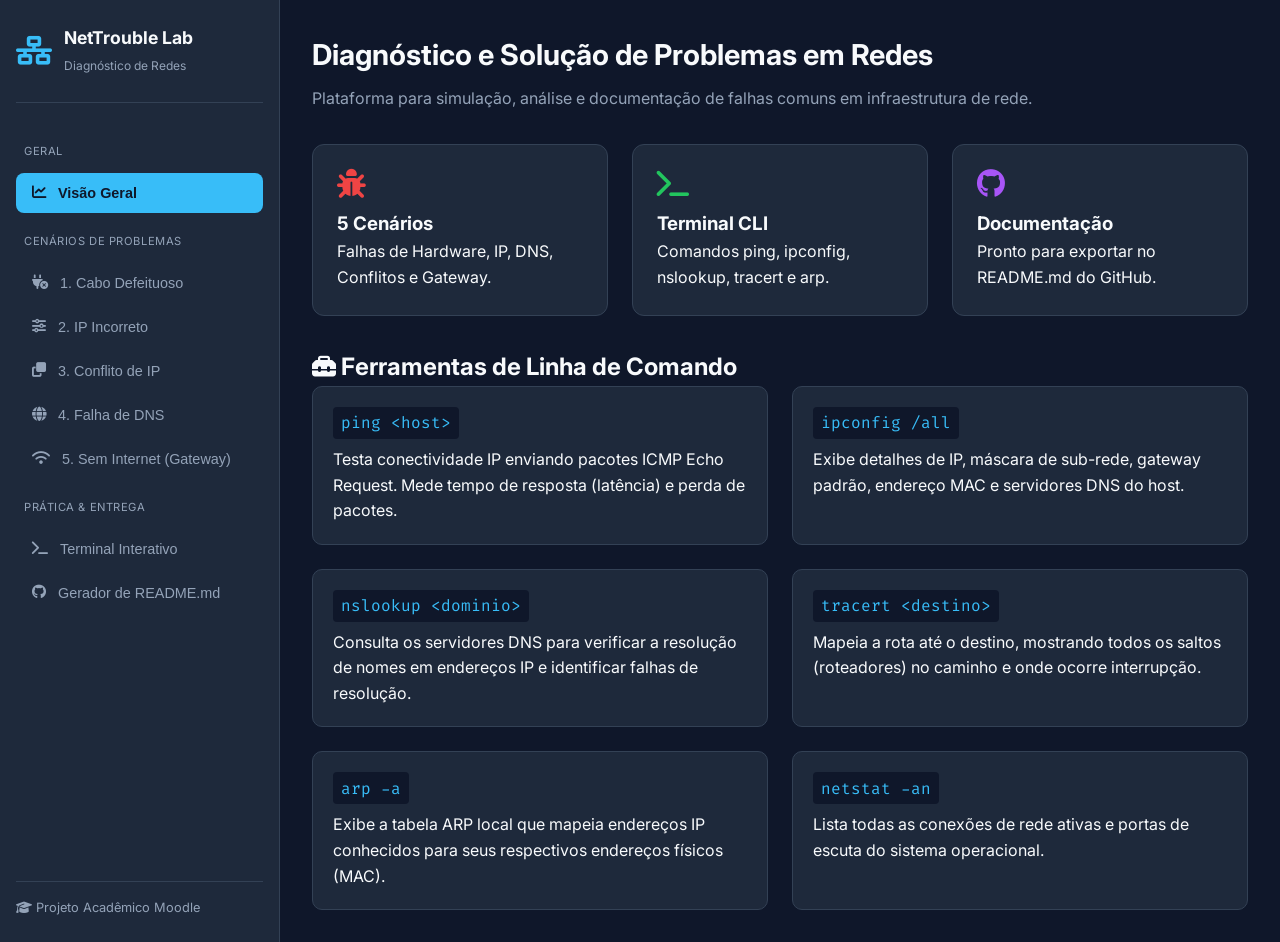
<file: TrabalhoRede/index.html>
<!DOCTYPE html>
<html lang="pt-BR">
<head>
  <meta charset="UTF-8">
  <meta name="viewport" content="width=device-width, initial-scale=1.0">
  <title>Simulador & Guia de Diagnóstico de Redes</title>
  <link rel="stylesheet" href="style.css">
  <link rel="stylesheet" href="https://cdnjs.cloudflare.com/ajax/libs/font-awesome/6.4.0/css/all.min.css">
  <link href="https://fonts.googleapis.com/css2?family=Fira+Code:wght@400;500;600&family=Inter:wght@300;400;500;600;700&display=swap" rel="stylesheet">
</head>
<body>
  <div class="app-container">
    <!-- Sidebar -->
    <aside class="sidebar">
      <div class="brand">
        <i class="fa-solid fa-network-wired"></i>
        <div>
          <h2>NetTrouble Lab</h2>
          <span>Diagnóstico de Redes</span>
        </div>
      </div>

      <nav class="nav-menu">
        <div class="nav-section-label">Geral</div>
        <button class="nav-btn active" data-tab="dashboard">
          <i class="fa-solid fa-chart-line"></i> Visão Geral
        </button>

        <div class="nav-section-label">Cenários de Problemas</div>
        <button class="nav-btn" data-tab="cabo">
          <i class="fa-solid fa-plug-circle-xmark"></i> 1. Cabo Defeituoso
        </button>
        <button class="nav-btn" data-tab="ip-incorreto">
          <i class="fa-solid fa-sliders"></i> 2. IP Incorreto
        </button>
        <button class="nav-btn" data-tab="conflito">
          <i class="fa-solid fa-clone"></i> 3. Conflito de IP
        </button>
        <button class="nav-btn" data-tab="dns">
          <i class="fa-solid fa-globe"></i> 4. Falha de DNS
        </button>
        <button class="nav-btn" data-tab="internet">
          <i class="fa-solid fa-wifi"></i> 5. Sem Internet (Gateway)
        </button>

        <div class="nav-section-label">Prática & Entrega</div>
        <button class="nav-btn" data-tab="terminal">
          <i class="fa-solid fa-terminal"></i> Terminal Interativo
        </button>
        <button class="nav-btn" data-tab="github-docs">
          <i class="fa-brands fa-github"></i> Gerador de README.md
        </button>
      </nav>

      <div class="sidebar-footer">
        <p><i class="fa-solid fa-graduation-cap"></i> Projeto Acadêmico Moodle</p>
      </div>
    </aside>

    <!-- Main Content -->
    <main class="main-content">
      <!-- DASHBOARD TAB -->
      <section id="dashboard" class="tab-content active">
        <header class="page-header">
          <h1>Diagnóstico e Solução de Problemas em Redes</h1>
          <p>Plataforma para simulação, análise e documentação de falhas comuns em infraestrutura de rede.</p>
        </header>

        <div class="stats-grid">
          <div class="stat-card">
            <i class="fa-solid fa-bug stat-icon text-red"></i>
            <h3>5 Cenários</h3>
            <p>Falhas de Hardware, IP, DNS, Conflitos e Gateway.</p>
          </div>
          <div class="stat-card">
            <i class="fa-solid fa-terminal stat-icon text-green"></i>
            <h3>Terminal CLI</h3>
            <p>Comandos ping, ipconfig, nslookup, tracert e arp.</p>
          </div>
          <div class="stat-card">
            <i class="fa-brands fa-github stat-icon text-purple"></i>
            <h3>Documentação</h3>
            <p>Pronto para exportar no README.md do GitHub.</p>
          </div>
        </div>

        <h2 class="section-title"><i class="fa-solid fa-toolbox"></i> Ferramentas de Linha de Comando</h2>
        <div class="tools-grid">
          <div class="tool-card">
            <code>ping &lt;host&gt;</code>
            <p>Testa conectividade IP enviando pacotes ICMP Echo Request. Mede tempo de resposta (latência) e perda de pacotes.</p>
          </div>
          <div class="tool-card">
            <code>ipconfig /all</code>
            <p>Exibe detalhes de IP, máscara de sub-rede, gateway padrão, endereço MAC e servidores DNS do host.</p>
          </div>
          <div class="tool-card">
            <code>nslookup &lt;dominio&gt;</code>
            <p>Consulta os servidores DNS para verificar a resolução de nomes em endereços IP e identificar falhas de resolução.</p>
          </div>
          <div class="tool-card">
            <code>tracert &lt;destino&gt;</code>
            <p>Mapeia a rota até o destino, mostrando todos os saltos (roteadores) no caminho e onde ocorre interrupção.</p>
          </div>
          <div class="tool-card">
            <code>arp -a</code>
            <p>Exibe a tabela ARP local que mapeia endereços IP conhecidos para seus respectivos endereços físicos (MAC).</p>
          </div>
          <div class="tool-card">
            <code>netstat -an</code>
            <p>Lista todas as conexões de rede ativas e portas de escuta do sistema operacional.</p>
          </div>
        </div>
      </section>

      <!-- CABO DEFEITUOSO -->
      <section id="cabo" class="tab-content">
        <header class="page-header">
          <span class="badge badge-red">Camada 1 - Física</span>
          <h1>1. Cabo de Rede Desconectado ou Defeituoso</h1>
        </header>

        <div class="card">
          <h3><i class="fa-solid fa-triangle-exclamation text-yellow"></i> O que está acontecendo?</h3>
          <p>O sistema operacional indica que a mídia de rede está desconectada. A interface não possui link elétrico/óptico com o switch ou roteador.</p>
        </div>

        <div class="card">
          <h3><i class="fa-solid fa-magnifying-glass-chart"></i> Causas Prováveis</h3>
          <ul>
            <li>Cabo desconectado da placa de rede ou da tomada de parede.</li>
            <li>Conector RJ-45 com trava quebrada ou crimpagem defeituosa.</li>
            <li>Rompimento interno nos pares trançados do cabo.</li>
            <li>Porta do switch/roteador queimada ou desativada administrativamente.</li>
          </ul>
        </div>

        <div class="card">
          <h3><i class="fa-solid fa-terminal text-green"></i> Comandos para Identificação</h3>
          <pre class="code-block"><code># Windows:
ipconfig /all

# Linux:
ip link show</code></pre>
          <p><strong>Resultado típico:</strong> <i>"Estado da mídia: Mídia desconectada"</i> ou <i>"NO-CARRIER"</i>.</p>
        </div>

        <div class="card border-left-green">
          <h3><i class="fa-solid fa-wrench text-green"></i> Como Resolver</h3>
          <ol>
            <li>Verifique se o cabo está devidamente encaixado até escutar o clique da trava.</li>
            <li>Observe se os LEDs (Link/Activity) da placa de rede do computador piscam.</li>
            <li>Substitua o cabo por um testado (Cat5e/Cat6).</li>
            <li>Conecte o cabo em outra porta do switch ou roteador.</li>
          </ol>
        </div>
      </section>

      <!-- IP INCORRETO -->
      <section id="ip-incorreto" class="tab-content">
        <header class="page-header">
          <span class="badge badge-orange">Camada 3 - Rede</span>
          <h1>2. Endereço IP Incorreto / Sub-rede Incompatível</h1>
        </header>

        <div class="card">
          <h3><i class="fa-solid fa-triangle-exclamation text-yellow"></i> O que está acontecendo?</h3>
          <p>O computador está fisicamente conectado, mas não consegue conversar com o Gateway nem com outros computadores da LAN por estar configurado em uma sub-rede diferente.</p>
        </div>

        <div class="card">
          <h3><i class="fa-solid fa-magnifying-glass-chart"></i> Causas Prováveis</h3>
          <ul>
            <li>Atribuição manual de IP estático incorreto (ex: IP 10.0.0.15 numa rede 192.168.1.0/24).</li>
            <li>Máscara de sub-rede configurada incorretamente (ex: 255.255.255.240 em vez de 255.255.255.0).</li>
            <li>Falha do servidor DHCP ao não renovar as configurações de IP.</li>
          </ul>
        </div>

        <div class="card">
          <h3><i class="fa-solid fa-terminal text-green"></i> Comandos para Identificação</h3>
          <pre class="code-block"><code>ipconfig
ping 192.168.1.1</code></pre>
          <p><strong>Resultado típico:</strong> <i>"Esgotado o tempo limite do pedido"</i> ou <i>"Host de destino inacessível"</i>.</p>
        </div>

        <div class="card border-left-green">
          <h3><i class="fa-solid fa-wrench text-green"></i> Como Resolver</h3>
          <ol>
            <li>Configure a interface de rede para obter IP automaticamente via DHCP.</li>
            <li>Caso utilize IP fixo, ajuste o IP para a mesma sub-rede do roteador com a máscara correta.</li>
            <li>Execute os comandos de renovação: <code>ipconfig /release</code> e <code>ipconfig /renew</code>.</li>
          </ol>
        </div>
      </section>

      <!-- CONFLITO DE IP -->
      <section id="conflito" class="tab-content">
        <header class="page-header">
          <span class="badge badge-purple">Camada 2/3 - Enlace e Rede</span>
          <h1>3. Conflito de Endereço IP</h1>
        </header>

        <div class="card">
          <h3><i class="fa-solid fa-triangle-exclamation text-yellow"></i> O que está acontecendo?</h3>
          <p>Dois dispositivos na mesma rede local estão utilizando o mesmo endereço IP, resultando em oscilações e queda de conexão para ambos.</p>
        </div>

        <div class="card">
          <h3><i class="fa-solid fa-magnifying-glass-chart"></i> Causas Prováveis</h3>
          <ul>
            <li>Atribuição manual de um IP fixo que já faz parte do escopo dinâmico do servidor DHCP.</li>
            <li>Dois dispositivos configurados manualmente com o mesmo IP.</li>
            <li>Falha na tabela de leases do servidor DHCP.</li>
          </ul>
        </div>

        <div class="card">
          <h3><i class="fa-solid fa-terminal text-green"></i> Comandos para Identificação</h3>
          <pre class="code-block"><code>arp -a
# Verifique se o endereço IP aparece associado a múltiplos endereços MAC na tabela.</code></pre>
        </div>

        <div class="card border-left-green">
          <h3><i class="fa-solid fa-wrench text-green"></i> Como Resolver</h3>
          <ol>
            <li>Libere e renove o IP via linha de comando: <code>ipconfig /release</code> e depois <code>ipconfig /renew</code>.</li>
            <li>Em IPs estáticos, altere a máquina para um endereço livre ou configure uma reserva DHCP no roteador pelo endereço MAC.</li>
          </ol>
        </div>
      </section>

      <!-- FALHA DE DNS -->
      <section id="dns" class="tab-content">
        <header class="page-header">
          <span class="badge badge-blue">Camada 7 - Aplicação</span>
          <h1>4. Problema de Resolução de Nome (DNS)</h1>
        </header>

        <div class="card">
          <h3><i class="fa-solid fa-triangle-exclamation text-yellow"></i> O que está acontecendo?</h3>
          <p>Você consegue acessar serviços digitando o endereço IP direto (ex: http://1.1.1.1), mas os navegadores não carregam URLs de domínio (ex: www.google.com).</p>
        </div>

        <div class="card">
          <h3><i class="fa-solid fa-magnifying-glass-chart"></i> Causas Prováveis</h3>
          <ul>
            <li>Servidor DNS configurado está fora do ar ou inacessível.</li>
            <li>Endereço do servidor DNS incorreto na placa de rede.</li>
            <li>Cache de DNS local corrompido.</li>
          </ul>
        </div>

        <div class="card">
          <h3><i class="fa-solid fa-terminal text-green"></i> Comandos para Identificação</h3>
          <pre class="code-block"><code>nslookup www.google.com
ping 8.8.8.8</code></pre>
          <p>Se o <code>ping 8.8.8.8</code> funcionar, mas o <code>nslookup</code> falhar, confirma-se o problema exclusivo no serviço de DNS.</p>
        </div>

        <div class="card border-left-green">
          <h3><i class="fa-solid fa-wrench text-green"></i> Como Resolver</h3>
          <ol>
            <li>Limpe o cache do DNS local: <code>ipconfig /flushdns</code>.</li>
            <li>Altere os servidores DNS da interface para servidores públicos confiáveis:
              <ul>
                <li><strong>Cloudflare:</strong> 1.1.1.1 e 1.0.0.1</li>
                <li><strong>Google:</strong> 8.8.8.8 e 8.8.4.4</li>
              </ul>
            </li>
          </ol>
        </div>
      </section>

      <!-- SEM INTERNET (GATEWAY) -->
      <section id="internet" class="tab-content">
        <header class="page-header">
          <span class="badge badge-red">Camada 3 - Roteamento</span>
          <h1>5. Computador sem Acesso à Internet (Gateway)</h1>
        </header>

        <div class="card">
          <h3><i class="fa-solid fa-triangle-exclamation text-yellow"></i> O que está acontecendo?</h3>
          <p>A máquina consegue se comunicar localmente (ex: acessa impressoras e outros computadores), mas não consegue sair para redes externas (Internet).</p>
        </div>

        <div class="card">
          <h3><i class="fa-solid fa-magnifying-glass-chart"></i> Causas Prováveis</h3>
          <ul>
            <li>Gateway Padrão (Default Gateway) não configurado no host.</li>
            <li>IP do Gateway incorreto.</li>
            <li>Roteador de borda sem conexão WAN com o Provedor de Internet (ISP).</li>
          </ul>
        </div>

        <div class="card">
          <h3><i class="fa-solid fa-terminal text-green"></i> Comandos para Identificação</h3>
          <pre class="code-block"><code>ipconfig
ping 192.168.1.1
tracert 8.8.8.8</code></pre>
        </div>

        <div class="card border-left-green">
          <h3><i class="fa-solid fa-wrench text-green"></i> Como Resolver</h3>
          <ol>
            <li>Verifique se o IP do Gateway Padrão corresponde ao IP do roteador local.</li>
            <li>Testar conexão do Gateway reiniciando o modem/roteador.</li>
            <li>Entrar em contato com o Provedor de Internet para checar instabilidade externa na linha WAN.</li>
          </ol>
        </div>
      </section>

      <!-- TERMINAL INTERATIVO -->
      <section id="terminal" class="tab-content">
        <header class="page-header">
          <h1>Simulador de Terminal de Diagnóstico</h1>
          <p>Escolha um cenário de falha e digite comandos de rede para simular o diagnóstico em tempo real.</p>
        </header>

        <div class="card">
          <label for="scenario-select"><strong>Selecione o Estado da Rede:</strong></label>
          <select id="scenario-select" class="form-control">
            <option value="normal">Rede Operando Normalmente (Sem Falhas)</option>
            <option value="cabo">Cenário 1: Cabo Desconectado</option>
            <option value="ip-incorreto">Cenário 2: IP Incorreto</option>
            <option value="conflito">Cenário 3: Conflito de IP</option>
            <option value="dns">Cenário 4: Falha de DNS</option>
            <option value="internet">Cenário 5: Sem Internet / Gateway</option>
          </select>
        </div>

        <div class="terminal-window">
          <div class="terminal-header">
            <span class="dot red"></span>
            <span class="dot yellow"></span>
            <span class="dot green"></span>
            <span class="terminal-title">Prompt de Comando - Diagnostic Terminal</span>
          </div>
          <div id="terminal-body" class="terminal-body">
            <div class="term-line">NetTrouble CLI [Versão 1.0.0]</div>
            <div class="term-line">Digite 'help' para ver os comandos disponíveis.</div>
            <div class="term-line">&nbsp;</div>
          </div>
          <div class="terminal-input-row">
            <span class="prompt">C:\Users\Aluno&gt;</span>
            <input type="text" id="cli-input" placeholder="Digite ipconfig, ping 8.8.8.8, nslookup google.com..." autofocus>
          </div>
        </div>
      </section>

      <!-- GITHUB DOCS GENERATOR -->
      <section id="github-docs" class="tab-content">
        <header class="page-header">
          <h1>Documentação para o GitHub (README.md)</h1>
          <p>Copie o conteúdo formatado em Markdown para colocar no seu repositório do GitHub.</p>
        </header>

        <div class="card">
          <div class="flex-between">
            <h3>README.md</h3>
            <button id="copy-readme" class="btn btn-primary"><i class="fa-regular fa-copy"></i> Copiar Código</button>
          </div>
          <textarea id="readme-text" class="code-textarea" readonly rows="18">
# Projeto de Diagnóstico e Resolução de Problemas em Redes

## 🎯 Objetivo
Este projeto visa simular, identificar, analisar e resolver 5 situações de falhas comuns encontradas em ambientes de redes de computadores, utilizando ferramentas de linha de comando e boas práticas de solução de problemas (troubleshooting).

---

## 🧰 Ferramentas Utilizadas
- **ipconfig / ip a**: Análise de configurações de interface.
- **ping**: Teste de conectividade e alcance.
- **nslookup**: Teste e verificação do serviço DNS.
- **tracert / traceroute**: Mapeamento de rotas e identificação de saltos.
- **arp -a**: Verificação da tabela ARP e resolução de endereços MAC.

---

## 📂 Resumo dos Problemas Analisados

| # | Problema | Sintoma Principal | Ferramentas Principais |
|---|---|---|---|
| 1 | Cabo Desconectado/Defeituoso | Mídia desconectada | Inspeção Física, `ipconfig` |
| 2 | Endereço IP Incorreto | Sem comunicação na LAN | `ipconfig`, `ping` |
| 3 | Conflito de Endereço IP | Instabilidade e alertas no SO | `arp -a`, `ipconfig` |
| 4 | Falha de DNS | Acesso via IP OK, via URL Falha | `nslookup`, `ping 8.8.8.8` |
| 5 | Sem Acesso à Internet | Acesso apenas local | `tracert`, `ping <Gateway>` |

---

## 👨‍💻 Autor
Desenvolvido para a entrega do projeto prático de Redes de Computadores.
          </textarea>
        </div>
      </section>
    </main>
  </div>

  <script src="script.js"></script>
</body>
</html>
</file>
<file: TrabalhoRede/style.css>
/* CSS RESET & VARIABLES */
* {
  margin: 0;
  padding: 0;
  box-sizing: border-box;
}

:root {
  --bg-dark: #0f172a;
  --bg-sidebar: #1e293b;
  --bg-card: #1e293b;
  --bg-hover: #334155;
  --text-main: #f8fafc;
  --text-muted: #94a3b8;
  --primary: #38bdf8;
  --primary-hover: #0284c7;
  --accent-green: #22c55e;
  --accent-red: #ef4444;
  --accent-yellow: #eab308;
  --accent-purple: #a855f7;
  --accent-orange: #f97316;
  --border-color: #334155;
  --font-sans: 'Inter', system-ui, -apple-system, sans-serif;
  --font-mono: 'Fira Code', monospace;
}

body {
  font-family: var(--font-sans);
  background-color: var(--bg-dark);
  color: var(--text-main);
  line-height: 1.6;
}

.app-container {
  display: flex;
  min-height: 100vh;
}

/* SIDEBAR */
.sidebar {
  width: 280px;
  background-color: var(--bg-sidebar);
  border-right: 1px solid var(--border-color);
  display: flex;
  flex-direction: column;
  padding: 1.5rem 1rem;
}

.brand {
  display: flex;
  align-items: center;
  gap: 0.75rem;
  padding-bottom: 1.5rem;
  border-bottom: 1px solid var(--border-color);
  margin-bottom: 1.5rem;
}

.brand i {
  font-size: 1.8rem;
  color: var(--primary);
}

.brand h2 {
  font-size: 1.1rem;
  font-weight: 700;
}

.brand span {
  font-size: 0.75rem;
  color: var(--text-muted);
}

.nav-section-label {
  font-size: 0.7rem;
  text-transform: uppercase;
  letter-spacing: 0.05em;
  color: var(--text-muted);
  margin: 1rem 0 0.5rem 0.5rem;
}

.nav-menu {
  display: flex;
  flex-direction: column;
  gap: 0.25rem;
  flex: 1;
}

.nav-btn {
  display: flex;
  align-items: center;
  gap: 0.75rem;
  padding: 0.75rem 1rem;
  border: none;
  background: transparent;
  color: var(--text-muted);
  border-radius: 8px;
  cursor: pointer;
  font-size: 0.9rem;
  text-align: left;
  transition: all 0.2s ease;
}

.nav-btn:hover {
  background-color: var(--bg-hover);
  color: var(--text-main);
}

.nav-btn.active {
  background-color: var(--primary);
  color: #0f172a;
  font-weight: 600;
}

.sidebar-footer {
  padding-top: 1rem;
  border-top: 1px solid var(--border-color);
  font-size: 0.8rem;
  color: var(--text-muted);
}

/* MAIN CONTENT */
.main-content {
  flex: 1;
  padding: 2rem;
  overflow-y: auto;
  max-width: 1200px;
}

.page-header {
  margin-bottom: 2rem;
}

.page-header h1 {
  font-size: 1.8rem;
  margin-bottom: 0.5rem;
}

.page-header p {
  color: var(--text-muted);
}

/* TABS CONTROL */
.tab-content {
  display: none;
}

.tab-content.active {
  display: block;
}

/* CARDS */
.card {
  background-color: var(--bg-card);
  border: 1px solid var(--border-color);
  border-radius: 12px;
  padding: 1.5rem;
  margin-bottom: 1.5rem;
}

.card h3 {
  margin-bottom: 0.75rem;
  font-size: 1.1rem;
  display: flex;
  align-items: center;
  gap: 0.5rem;
}

.border-left-green {
  border-left: 4px solid var(--accent-green);
}

/* STATS GRID */
.stats-grid {
  display: grid;
  grid-template-columns: repeat(auto-fit, minmax(220px, 1fr));
  gap: 1.5rem;
  margin-bottom: 2rem;
}

.stat-card {
  background-color: var(--bg-card);
  border: 1px solid var(--border-color);
  padding: 1.5rem;
  border-radius: 12px;
}

.stat-icon {
  font-size: 1.8rem;
  margin-bottom: 0.75rem;
}

/* TOOLS GRID */
.tools-grid {
  display: grid;
  grid-template-columns: repeat(auto-fit, minmax(300px, 1fr));
  gap: 1.5rem;
}

.tool-card {
  background-color: var(--bg-card);
  border: 1px solid var(--border-color);
  padding: 1.25rem;
  border-radius: 10px;
}

.tool-card code {
  display: inline-block;
  background-color: #0f172a;
  color: var(--primary);
  padding: 0.2rem 0.5rem;
  border-radius: 4px;
  font-family: var(--font-mono);
  margin-bottom: 0.5rem;
}

/* CODE BLOCKS */
.code-block {
  background-color: #090d16;
  border-radius: 8px;
  padding: 1rem;
  font-family: var(--font-mono);
  color: #38bdf8;
  margin: 0.75rem 0;
  overflow-x: auto;
}

.code-textarea {
  width: 100%;
  background-color: #090d16;
  color: var(--text-main);
  border: 1px solid var(--border-color);
  border-radius: 8px;
  padding: 1rem;
  font-family: var(--font-mono);
  font-size: 0.85rem;
  resize: vertical;
}

/* TERMINAL SIMULATOR */
.terminal-window {
  background-color: #090d16;
  border: 1px solid var(--border-color);
  border-radius: 10px;
  overflow: hidden;
  font-family: var(--font-mono);
  box-shadow: 0 10px 25px rgba(0,0,0,0.5);
}

.terminal-header {
  background-color: #1e293b;
  padding: 0.6rem 1rem;
  display: flex;
  align-items: center;
  gap: 0.5rem;
  border-bottom: 1px solid var(--border-color);
}

.dot {
  width: 12px;
  height: 12px;
  border-radius: 50%;
}

.dot.red { background-color: var(--accent-red); }
.dot.yellow { background-color: var(--accent-yellow); }
.dot.green { background-color: var(--accent-green); }

.terminal-title {
  font-size: 0.8rem;
  color: var(--text-muted);
  margin-left: 0.5rem;
}

.terminal-body {
  padding: 1.2rem;
  min-height: 280px;
  max-height: 380px;
  overflow-y: auto;
  color: #4ade80;
  font-size: 0.9rem;
}

.terminal-input-row {
  display: flex;
  align-items: center;
  background-color: #0f172a;
  padding: 0.75rem 1.2rem;
  border-top: 1px solid var(--border-color);
}

.prompt {
  color: #38bdf8;
  margin-right: 0.5rem;
  font-weight: bold;
}

.terminal-input-row input {
  flex: 1;
  background: transparent;
  border: none;
  outline: none;
  color: #fff;
  font-family: var(--font-mono);
  font-size: 0.9rem;
}

/* BADGES & UTILITIES */
.badge {
  display: inline-block;
  padding: 0.25rem 0.6rem;
  border-radius: 20px;
  font-size: 0.75rem;
  font-weight: 600;
  margin-bottom: 0.5rem;
}

.badge-red { background: rgba(239, 68, 68, 0.2); color: var(--accent-red); }
.badge-orange { background: rgba(249, 115, 22, 0.2); color: var(--accent-orange); }
.badge-purple { background: rgba(168, 85, 247, 0.2); color: var(--accent-purple); }
.badge-blue { background: rgba(56, 189, 248, 0.2); color: var(--primary); }

.text-red { color: var(--accent-red); }
.text-green { color: var(--accent-green); }
.text-yellow { color: var(--accent-yellow); }
.text-purple { color: var(--accent-purple); }

.form-control {
  width: 100%;
  padding: 0.75rem;
  background-color: #0f172a;
  border: 1px solid var(--border-color);
  border-radius: 6px;
  color: white;
  margin-top: 0.5rem;
}

.btn {
  padding: 0.6rem 1.2rem;
  border: none;
  border-radius: 6px;
  cursor: pointer;
  font-weight: 600;
  transition: opacity 0.2s;
}

.btn-primary {
  background-color: var(--primary);
  color: #0f172a;
}

.btn:hover {
  opacity: 0.9;
}

.flex-between {
  display: flex;
  justify-content: space-between;
  align-items: center;
}
</file>
